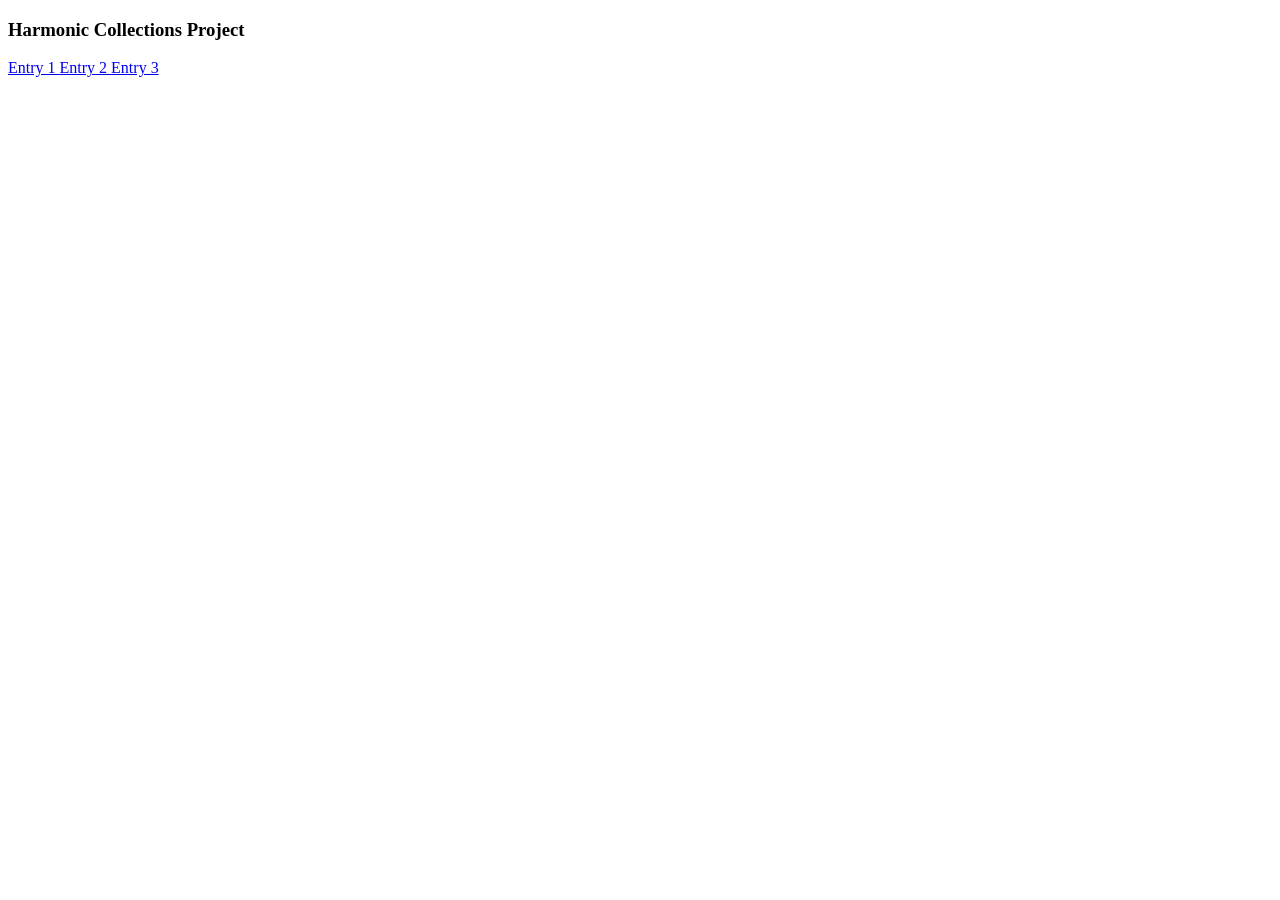
<file: index.html>
<!DOCTYPE html>
<!--[if lt IE 7]>      <html class="no-js lt-ie9 lt-ie8 lt-ie7"> <![endif]-->
<!--[if IE 7]>         <html class="no-js lt-ie9 lt-ie8"> <![endif]-->
<!--[if IE 8]>         <html class="no-js lt-ie9"> <![endif]-->
<!--[if gt IE 8]>      <html class="no-js"> <!--<![endif]-->
<html>
    <head>
        <meta charset="utf-8">
        <meta http-equiv="X-UA-Compatible" content="IE=edge">
        <title></title>
        <meta name="description" content="">
        <meta name="viewport" content="width=device-width, initial-scale=1">
        <link rel="stylesheet" href="styles.css">
    </head>
    <body>
        <script src="" async defer></script>

       <h3> Harmonic Collections Project </h3>
    <a href="entry1/index.html" class="link"> Entry 1 </a>
    <a href="entry2/index.html" class="link"> Entry 2 </a>
    <a href="entry3/index.html" class="link"> Entry 3 </a>
  
    </body>
</html>
</file>
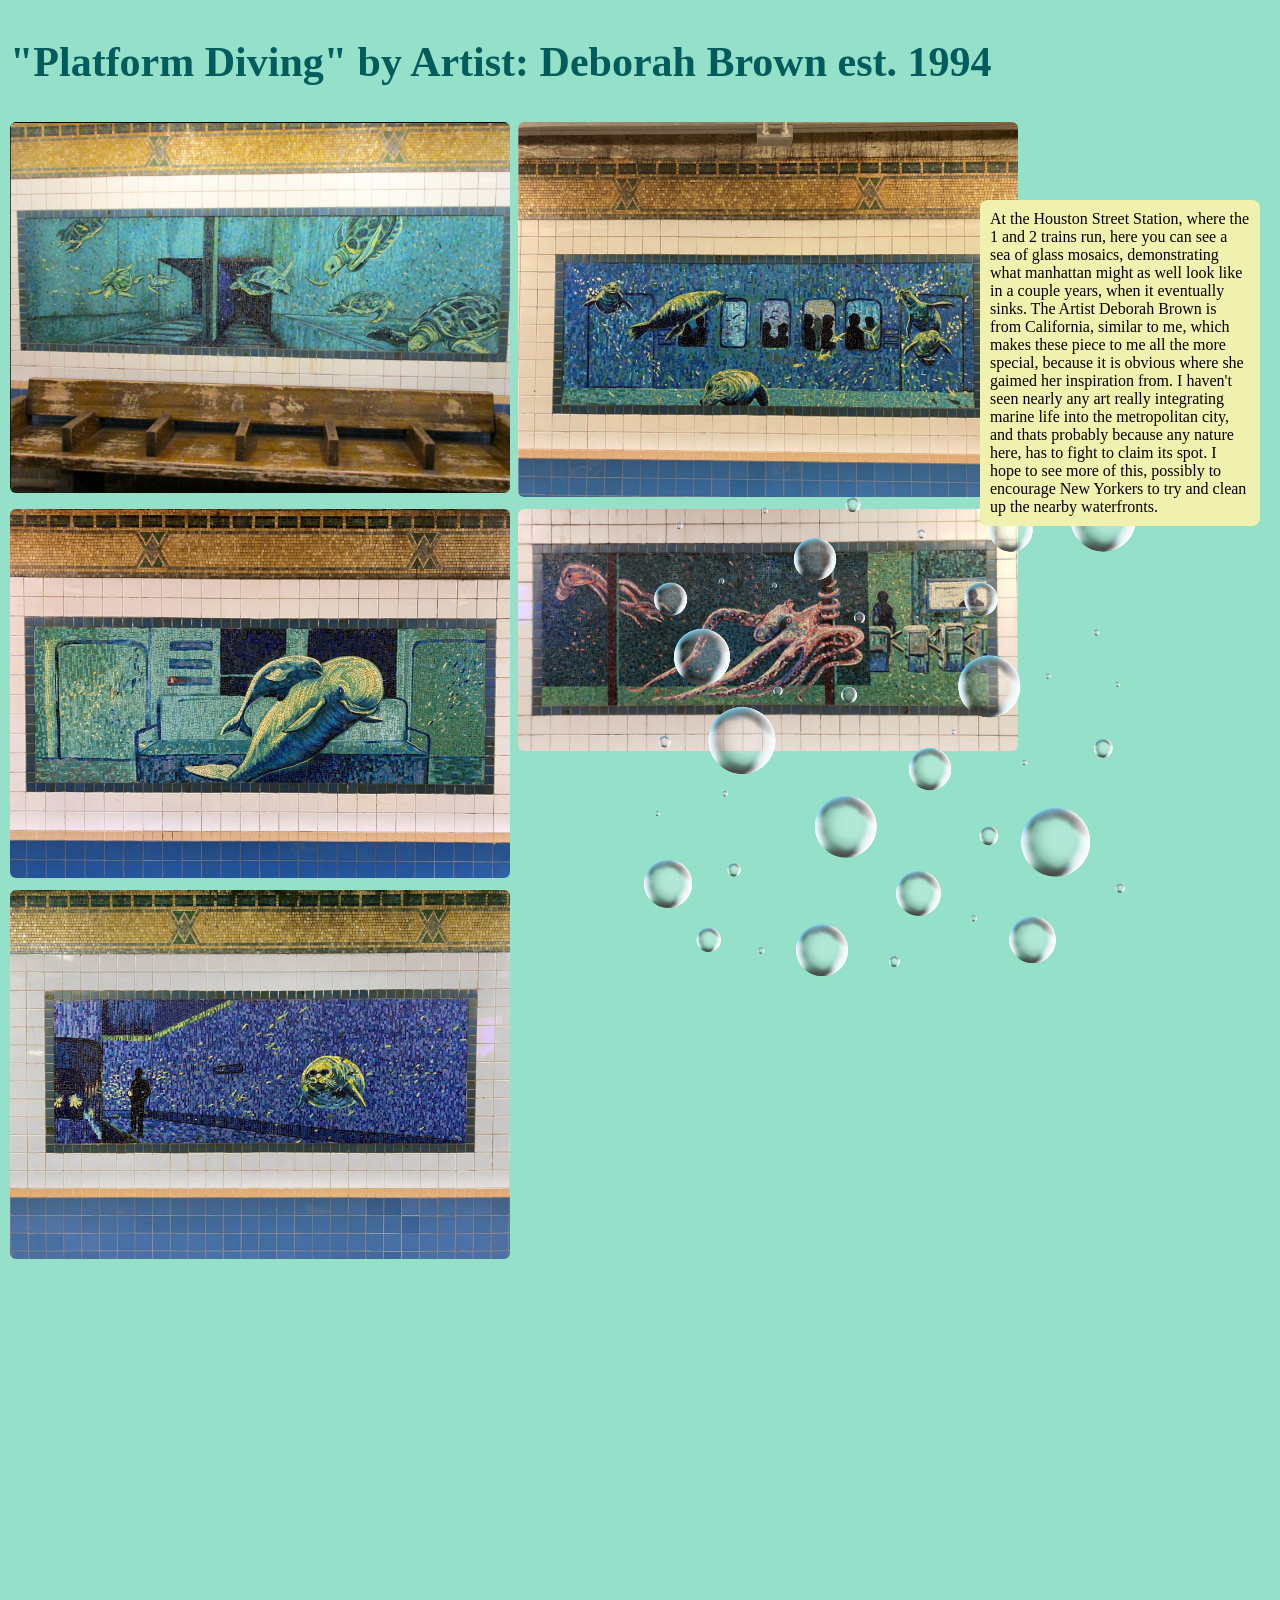
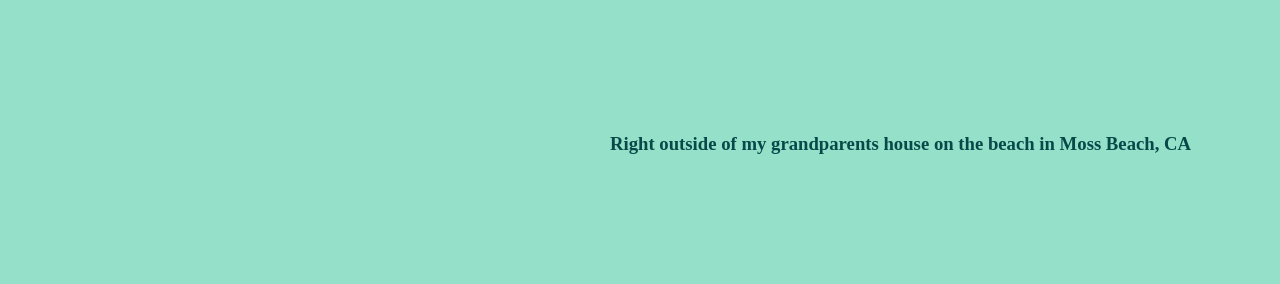
<file: entry1/index.html>
<!DOCTYPE html>
<!--[if lt IE 7]>      <html class="no-js lt-ie9 lt-ie8 lt-ie7"> <![endif]-->
<!--[if IE 7]>         <html class="no-js lt-ie9 lt-ie8"> <![endif]-->
<!--[if IE 8]>         <html class="no-js lt-ie9"> <![endif]-->
<!--[if gt IE 8]>      <html class="no-js"> <!--<![endif]-->
<html>
  <head>
    <meta charset="utf-8">
    <meta http-equiv="X-UA-Compatible" content="IE=edge">
    <title></title>
    <meta name="description" content="">
    <meta name="viewport" content="width=device-width, initial-scale=1">
    <link rel="stylesheet" href="styles.css">
  </head>
  <body>
    <!--[if lt IE 7]>
      <p class="browsehappy">You are using an <strong>outdated</strong> browser. Please <a href="#">upgrade your browser</a> to improve your experience.</p>
    <![endif]-->
    
    <script src="" async defer></script>
    <div class="photo-row">
    <h1>"Platform Diving" by Artist: Deborah Brown est. 1994</h1>
    <div class="item"><img src="photos/photo1.png" alt="Photo 1"></div>
    <div class="item2"><img src="photos/photo2.png" alt="Photo 2"></div>
    <div class="item"><img src="photos/photo3.png" alt="Photo 3"></div>
    <div class="item"><img src="photos/photo7.png" alt="Photo 4"></div>
    <div class="item"><img src="photos/photo6.png" alt="Photo 4"></div>
   
  <img src="pngimg.com - soap_bubbles_PNG110001.png" class="bubble">
  <img src="pngimg.com - soap_bubbles_PNG110001.png" class="bubble">
  <img src="pngimg.com - soap_bubbles_PNG110001.png" class="bubble">

  <video class="seal video" autoplay muted loop>
  <source src="IMG_1654.MOV" type="video/mp4">
</video>
<h3> Right outside of my grandparents house on the beach in Moss Beach, CA</h3>

  <div class ="text-box"> 
   At the Houston Street Station, where the 1 and 2 trains run, here you can see a sea of 
   glass mosaics, demonstrating what manhattan might as well look like in a couple years, 
   when it eventually sinks. The Artist Deborah Brown is from California, similar to me, 
   which makes these piece to me all the more special, because it is obvious where she gaimed
   her inspiration from. I haven't seen nearly any art really integrating marine life into the 
   metropolitan city, and thats probably because any nature here, has to fight to claim its spot. 
   I hope to see more of this, possibly to encourage New Yorkers to try and clean up the nearby 
   waterfronts. 
  </div>
  </div>
  </body>
</html>
</file>
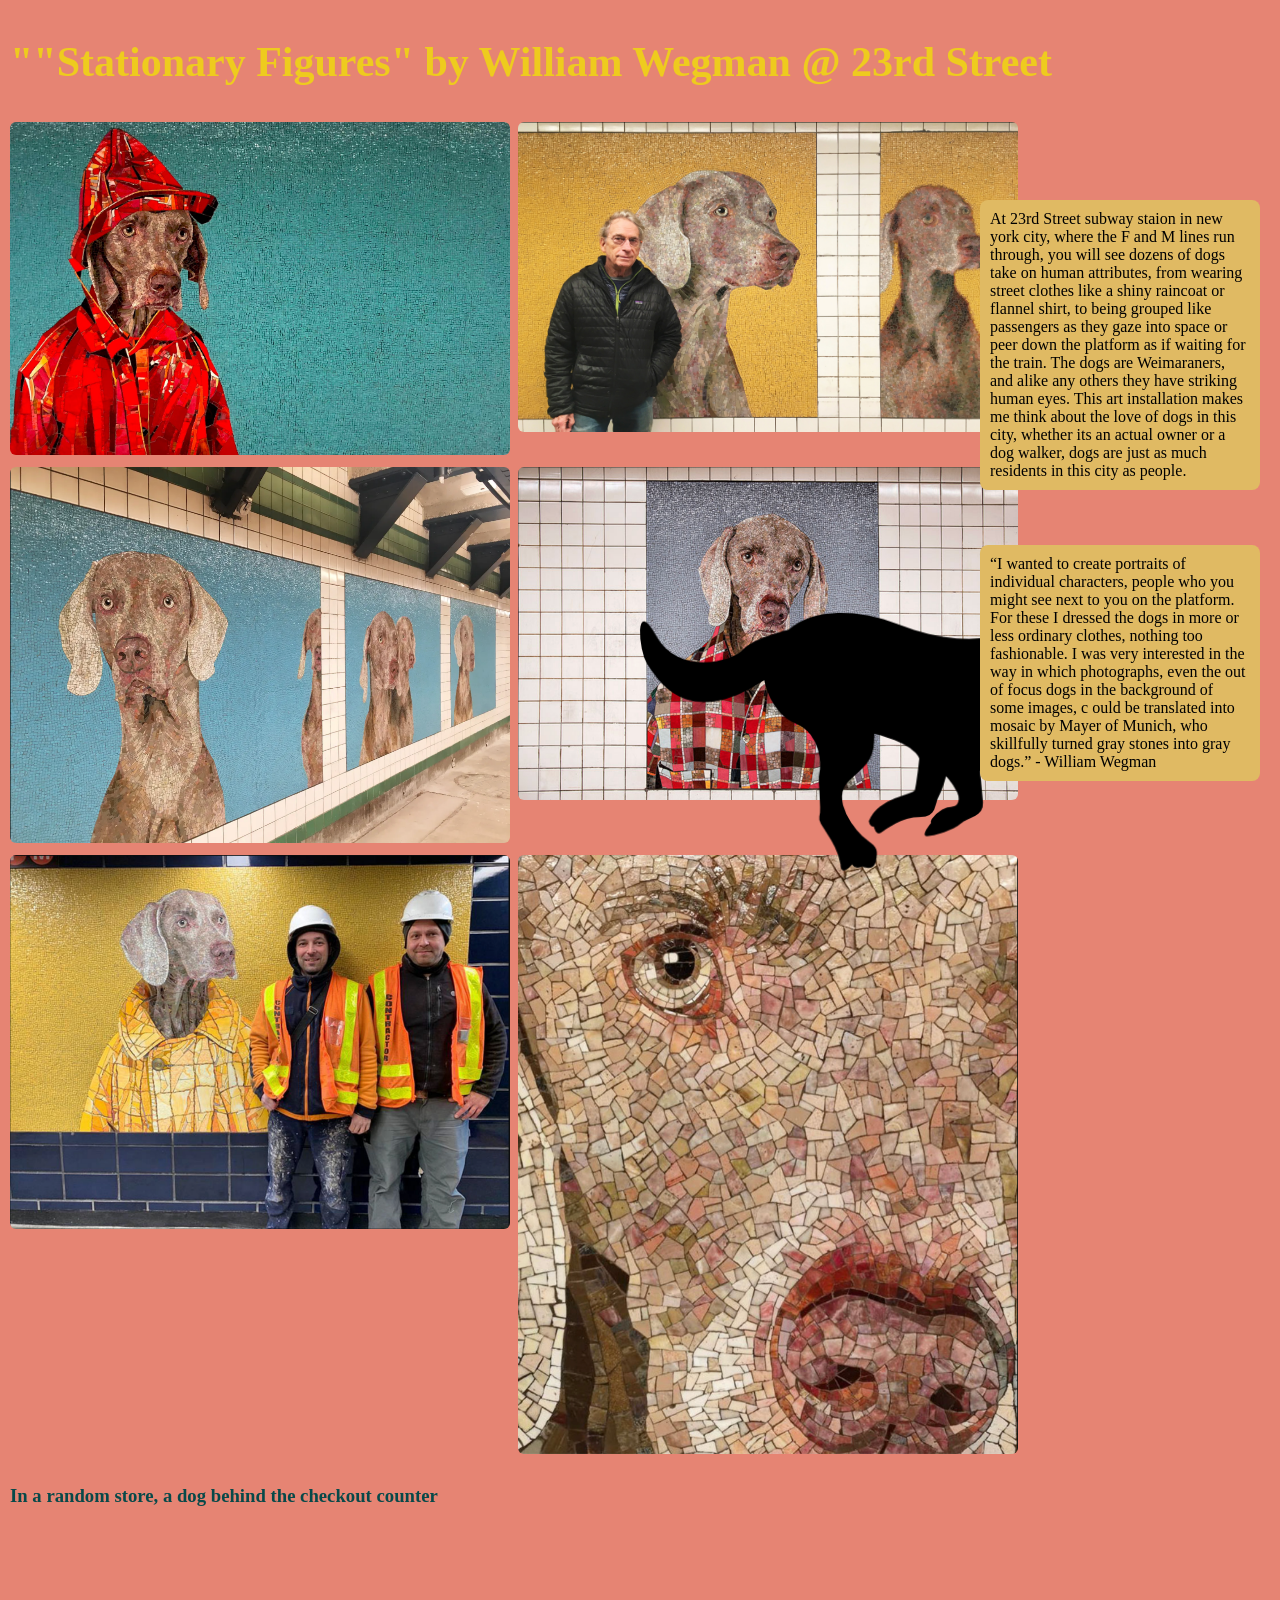
<file: entry2/index.html>
<!DOCTYPE html>
<!--[if lt IE 7]>      <html class="no-js lt-ie9 lt-ie8 lt-ie7"> <![endif]-->
<!--[if IE 7]>         <html class="no-js lt-ie9 lt-ie8"> <![endif]-->
<!--[if IE 8]>         <html class="no-js lt-ie9"> <![endif]-->
<!--[if gt IE 8]>      <html class="no-js"> <!--<![endif]-->
<html>
  <head>
    <meta charset="utf-8">
    <meta http-equiv="X-UA-Compatible" content="IE=edge">
    <title></title>
    <meta name="description" content="">
    <meta name="viewport" content="width=device-width, initial-scale=1">
    <link rel="stylesheet" href="styles.css">
  </head>
  <body>
    <!--[if lt IE 7]>
      <p class="browsehappy">You are using an <strong>outdated</strong> browser. Please <a href="#">upgrade your browser</a> to improve your experience.</p>
    <![endif]-->
    
    <script src="" async defer></script>
    <div class="photo-row">
    <h1>""Stationary Figures" by William Wegman @ 23rd Street</h1>
    <div class="item"><img src="New Folder With Items 2/IMG_14541.avif" alt="Photo 1"></div>
    <div class="item"><img src="New Folder With Items 2/Screenshot 2025-11-04 at 1.11.59 PM.png" alt="Photo 1"></div>
    <div class="item2"><img src="New Folder With Items 2/Screenshot 2025-11-04 at 1.12.08 PM.png" alt="Photo 2"></div>
    <div class="item"><img src="New Folder With Items 2/Screenshot 2025-11-04 at 1.12.19 PM.png" alt="Photo 3"></div>
    <div class="item"><img src="New Folder With Items 2/Screenshot 2025-11-04 at 1.12.28 PM.png" alt="Photo 4"></div>
    <div class="item"><img src="New Folder With Items 2/Screenshot 2025-11-04 at 1.12.36 PM.png" alt="Photo 4"></div>
   
  <img src="47203.png" class="bubble">
<h3> In a random store, a dog behind the checkout counter</h3>

  <video class="dog video" autoplay muted loop>
  <source src="IMG_6052.MOV" type="video/mp4">
</video>
<div class ="text-box2 "> 
“I wanted to create portraits of individual characters, people who you might see next to you on the platform. 
 For these I dressed the dogs in more or less ordinary clothes,
 nothing too fashionable. I was very interested in the way in which photographs, 
 even the out of focus dogs in the background of some images, c
 ould be translated into mosaic by Mayer of Munich, 
 who skillfully turned gray stones into gray dogs.” - William Wegman
 </div>

  <div class ="text-box"> 
   At 23rd Street subway staion in new york city, where the F and M lines run through, you 
   will see dozens of dogs take on human attributes, from wearing street clothes like a shiny 
   raincoat or flannel shirt, to being grouped like passengers as they gaze into space or peer down 
   the platform as if waiting for the train. The dogs are Weimaraners, and alike any others they have striking 
   human eyes. This art installation makes me think about the love of dogs in this city, whether
   its an actual owner or a dog walker, dogs are just as much residents in this city as people. 
  </div>
  </div>
  </body>
</html>
</file>
<file: styles.css>
.link:hover {
    color: teal;
}
</file>
<file: entry1/styles.css>
body {
  margin: 0;
  padding: 0;
  background-color: #95e0c8;
}
.photo-row {
  display: flex;
  flex-wrap: wrap;
  gap: 8px;
  justify-content: left;
  padding: 10px;
}

.photo-row img {
  width: 500px;
  height: auto;
  border-radius: 6px;
}

.bubble {
  position: absolute;
  bottom: -80px;
  width: 60px;
  left: 50%;
  animation: float 8s infinite;
}

@keyframes float {
  from { transform: translateY(0);opacity: 0.5;
  }to 
{transform: translateY(-110vh);opacity: 0;
  }
}
h1 {
  color: rgb(2, 92, 92);
  font-family:Cambria, Cochin, Georgia, Times, 'Times New Roman', serif;
  font-size: 42px;
}

.text-box {
  position: absolute;
  top: 200px;
  right: 20px;
  width: 260px;
  background-color: rgb(241, 241, 175);
  padding: 10px;
  border-radius: 8px;
  font-family:Cambria, Cochin, Georgia, Times, 'Times New Roman', serif;
}

video {
  width: 30%;
  height: 800px;
  display: block;
  margin: 8px auto;
  border-radius: 5px;
}

h3 {
  font-family: Cambria, Cochin, Georgia, Times, 'Times New Roman', serif;
  color: rgb(7, 73, 73);
  padding-left: 600px;
  padding-bottom: 100px;
}
</file>
<file: entry2/styles.css>
body {
  margin: 0;
  padding: 0;
  background-color: #e68473;
}
.photo-row {
  display: flex;
  flex-wrap: wrap;
  gap: 8px;
  justify-content: left;
  padding: 10px;
}

.photo-row img {
  width: 500px;
  height: auto;
  border-radius: 6px;
}

.bubble {
  position: absolute;
  bottom: -80px;
  width: 60px;
  left: 50%;
  animation: float 8s infinite;
}

@keyframes float {
  from { transform: translateY(0);opacity: 0.5;
  }to 
{transform: translateY(-110vh);opacity: 0;
  }
}
h1 {
  color: rgb(238, 203, 30);
  font-family:'Times New Roman', Times, serif;
  font-size: 42px;
}

.text-box {
  position: absolute;
  top: 200px;
  right: 20px;
  width: 260px;
  background-color: rgb(224, 186, 99);
  padding: 10px;
  border-radius: 8px;
  font-family: 'Times New Roman', Times, serif
}

video {
  width: 30%;
  height: 800px;
  display: block;
  margin: 8px auto;
  border-radius: 5px;
}

h3 {
  font-family: 'Times New Roman', Times, serif;
  color: rgb(7, 73, 73);
  justify-content: center;
}

.text-box2 {
  position: absolute;
  top: 545px;
  right: 20px;
  width: 260px;
  background-color: rgb(224, 186, 99);
  padding: 10px;
  border-radius: 8px;
  font-family: 'Times New Roman', Times, serif
}
</file>
